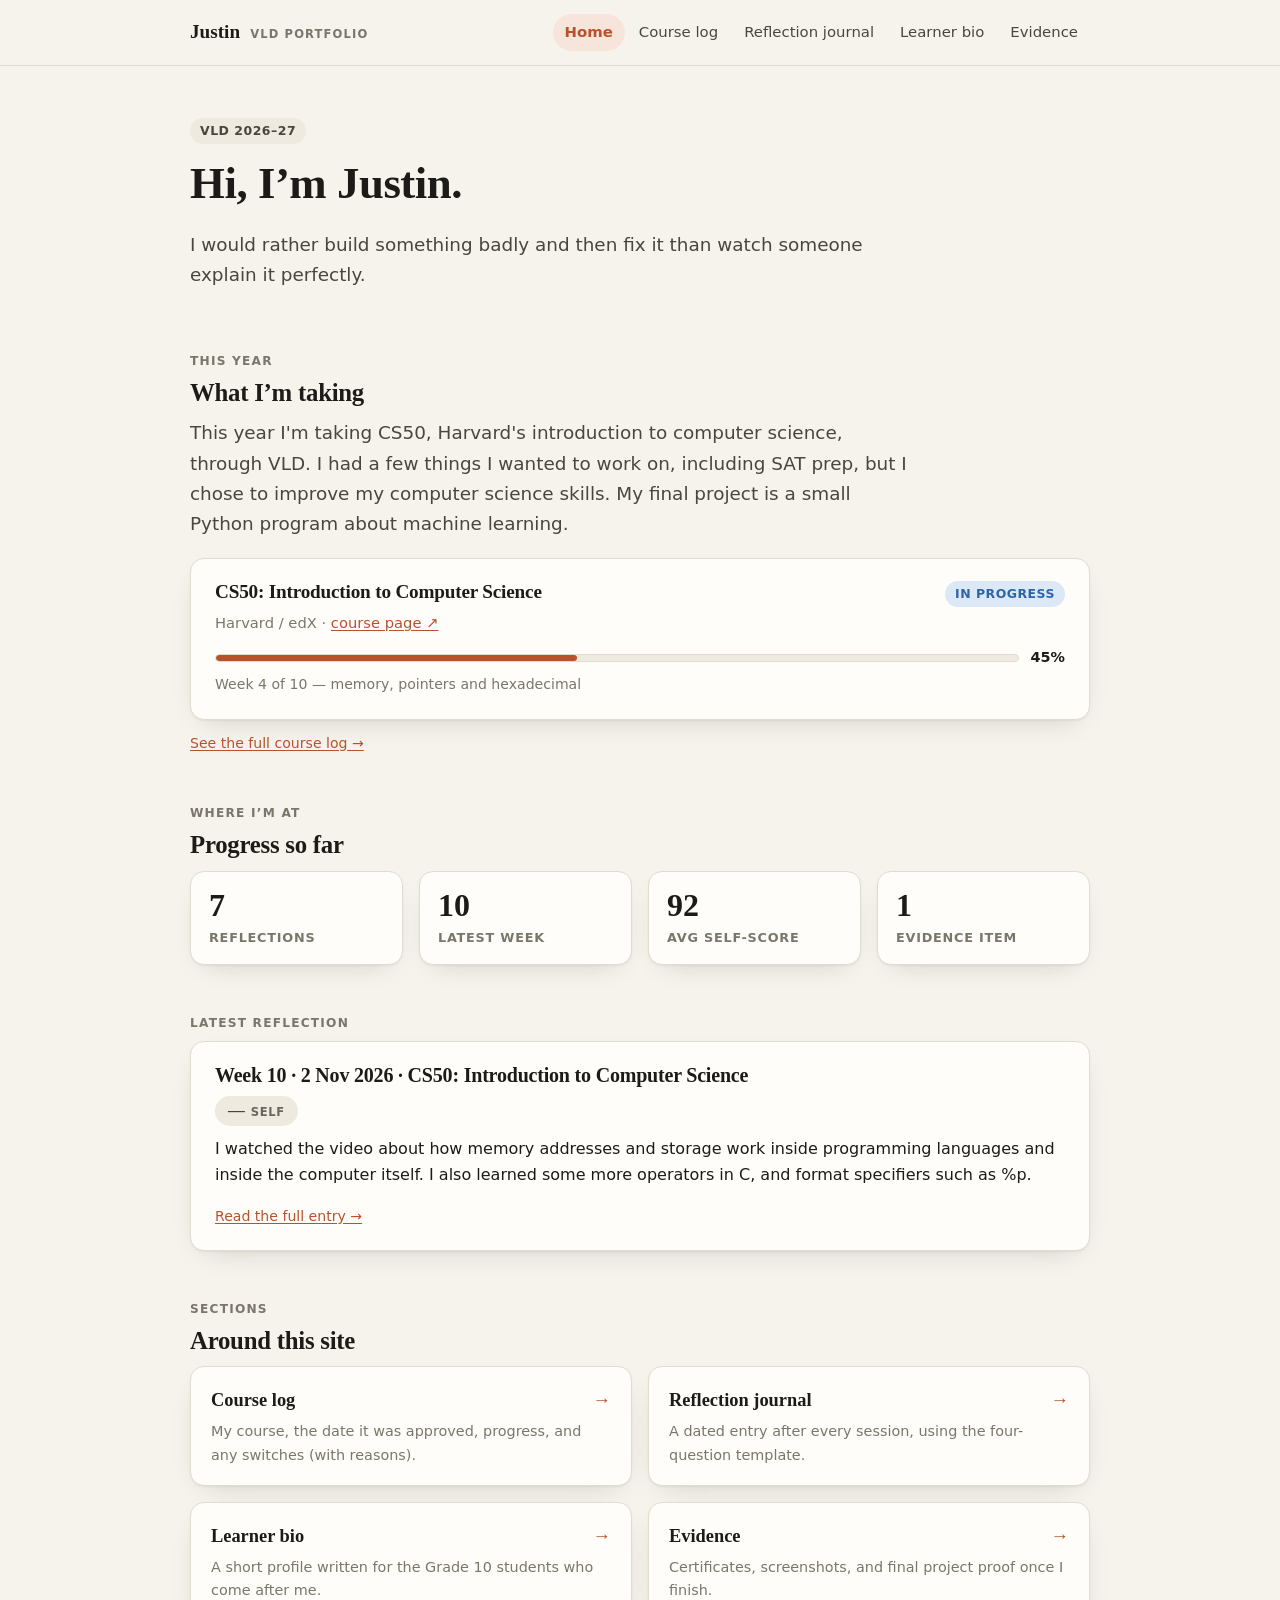
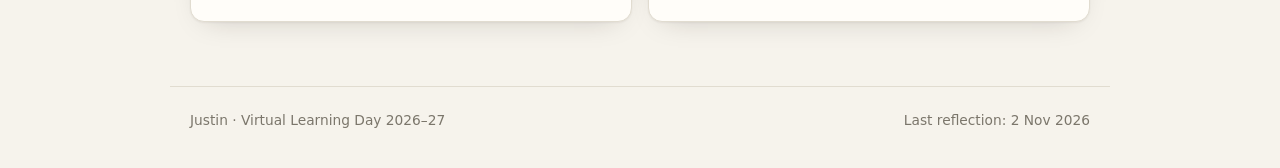
<file: index.html>
<!doctype html>
<html lang="en">
<head>
<meta charset="utf-8">
<meta name="viewport" content="width=device-width, initial-scale=1">
<title>Home · VLD Portfolio</title>
<meta name="description" content="Virtual Learning Day portfolio — Home">
<meta name="robots" content="noindex">
<link rel="icon" href="data:image/svg+xml,<svg xmlns='http://www.w3.org/2000/svg' viewBox='0 0 100 100'><rect width='100' height='100' rx='22' fill='%23b8522b'/><text x='50' y='68' font-size='52' font-family='Georgia,serif' font-weight='700' text-anchor='middle' fill='white'>V</text></svg>">
<link rel="stylesheet" href="style.css">
</head>
<body data-page="home">

<header class="site">
  <div class="wrap site-inner">
    <a class="brand" href="index.html"><b data-learner-name>VLD</b><small>VLD portfolio</small></a>
    <nav class="primary" aria-label="Sections">
    <a href="index.html" aria-current="page">Home</a>
    <a href="course-log.html">Course log</a>
    <a href="journal.html">Reflection journal</a>
    <a href="bio.html">Learner bio</a>
    <a href="evidence.html">Evidence</a>
    </nav>
  </div>
</header>

<main id="app" class="wrap">
  <noscript>
    <div class="card error-box">
      <h2>JavaScript is off</h2>
      <p>This site builds its pages from <code>data.js</code>, so it needs JavaScript enabled to show anything.</p>
    </div>
  </noscript>
</main>

<footer class="site-foot wrap">
  <span data-footer-left></span>
  <span data-footer-right></span>
</footer>

<script src="data.js"></script>
<script src="site.js"></script>
</body>
</html>
</file>
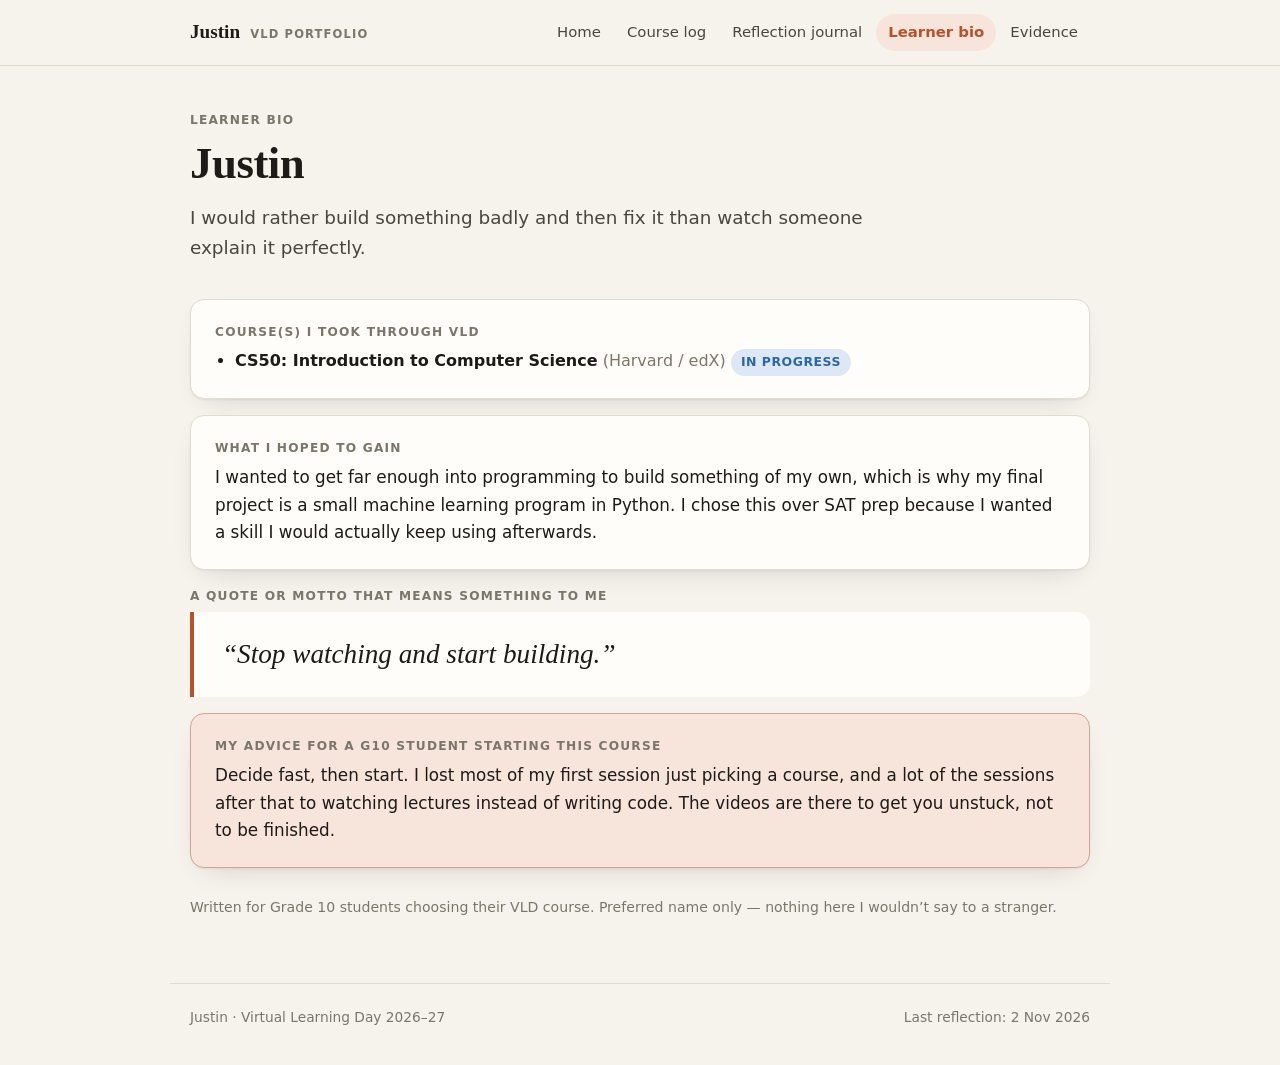
<file: bio.html>
<!doctype html>
<html lang="en">
<head>
<meta charset="utf-8">
<meta name="viewport" content="width=device-width, initial-scale=1">
<title>Learner bio · VLD Portfolio</title>
<meta name="description" content="Virtual Learning Day portfolio — Learner bio">
<meta name="robots" content="noindex">
<link rel="icon" href="data:image/svg+xml,<svg xmlns='http://www.w3.org/2000/svg' viewBox='0 0 100 100'><rect width='100' height='100' rx='22' fill='%23b8522b'/><text x='50' y='68' font-size='52' font-family='Georgia,serif' font-weight='700' text-anchor='middle' fill='white'>V</text></svg>">
<link rel="stylesheet" href="style.css">
</head>
<body data-page="bio">

<header class="site">
  <div class="wrap site-inner">
    <a class="brand" href="index.html"><b data-learner-name>VLD</b><small>VLD portfolio</small></a>
    <nav class="primary" aria-label="Sections">
    <a href="index.html">Home</a>
    <a href="course-log.html">Course log</a>
    <a href="journal.html">Reflection journal</a>
    <a href="bio.html" aria-current="page">Learner bio</a>
    <a href="evidence.html">Evidence</a>
    </nav>
  </div>
</header>

<main id="app" class="wrap">
  <noscript>
    <div class="card error-box">
      <h2>JavaScript is off</h2>
      <p>This site builds its pages from <code>data.js</code>, so it needs JavaScript enabled to show anything.</p>
    </div>
  </noscript>
</main>

<footer class="site-foot wrap">
  <span data-footer-left></span>
  <span data-footer-right></span>
</footer>

<script src="data.js"></script>
<script src="site.js"></script>
</body>
</html>
</file>
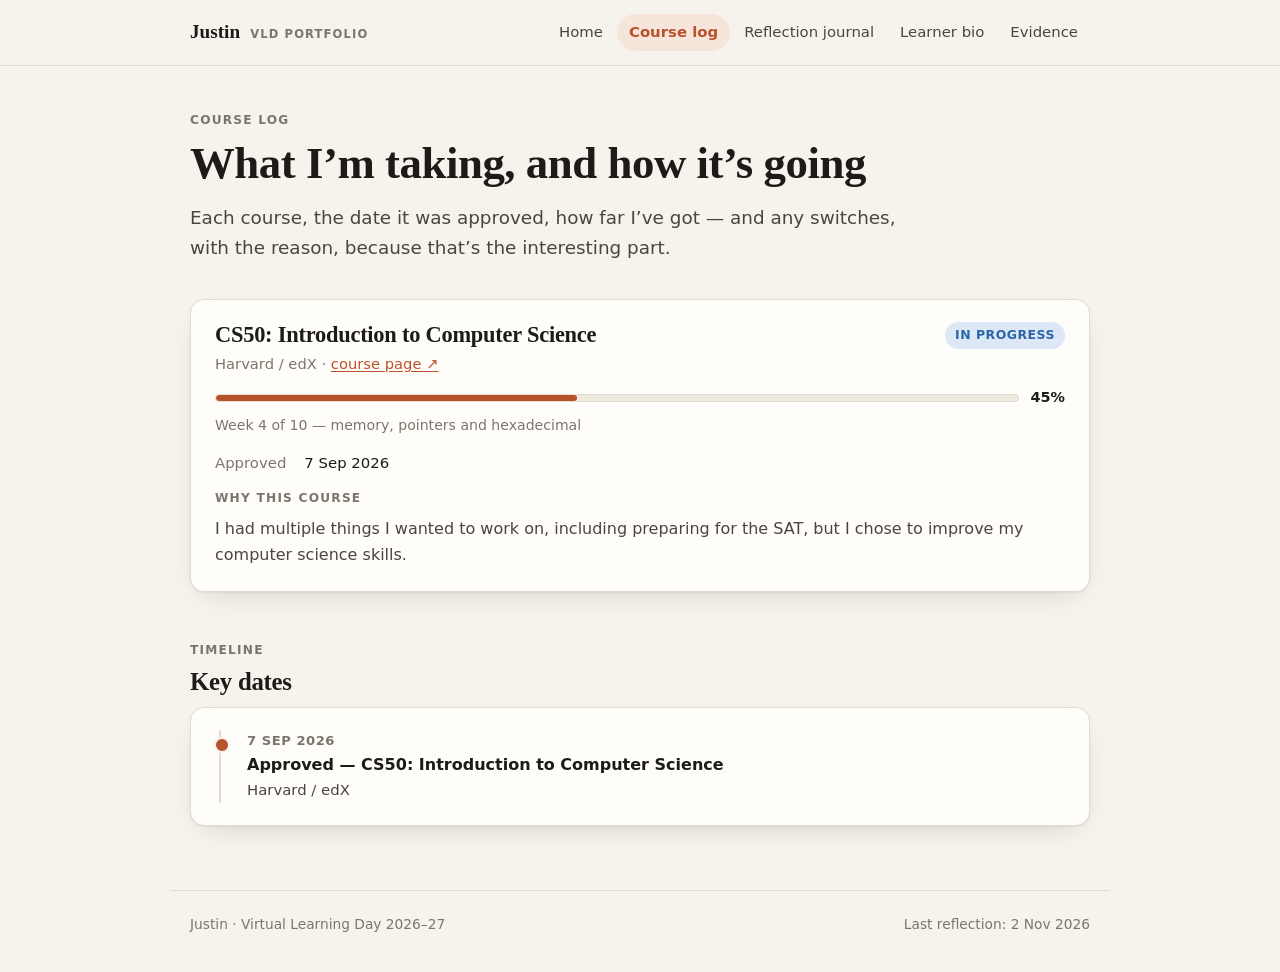
<file: course-log.html>
<!doctype html>
<html lang="en">
<head>
<meta charset="utf-8">
<meta name="viewport" content="width=device-width, initial-scale=1">
<title>Course log · VLD Portfolio</title>
<meta name="description" content="Virtual Learning Day portfolio — Course log">
<meta name="robots" content="noindex">
<link rel="icon" href="data:image/svg+xml,<svg xmlns='http://www.w3.org/2000/svg' viewBox='0 0 100 100'><rect width='100' height='100' rx='22' fill='%23b8522b'/><text x='50' y='68' font-size='52' font-family='Georgia,serif' font-weight='700' text-anchor='middle' fill='white'>V</text></svg>">
<link rel="stylesheet" href="style.css">
</head>
<body data-page="course-log">

<header class="site">
  <div class="wrap site-inner">
    <a class="brand" href="index.html"><b data-learner-name>VLD</b><small>VLD portfolio</small></a>
    <nav class="primary" aria-label="Sections">
    <a href="index.html">Home</a>
    <a href="course-log.html" aria-current="page">Course log</a>
    <a href="journal.html">Reflection journal</a>
    <a href="bio.html">Learner bio</a>
    <a href="evidence.html">Evidence</a>
    </nav>
  </div>
</header>

<main id="app" class="wrap">
  <noscript>
    <div class="card error-box">
      <h2>JavaScript is off</h2>
      <p>This site builds its pages from <code>data.js</code>, so it needs JavaScript enabled to show anything.</p>
    </div>
  </noscript>
</main>

<footer class="site-foot wrap">
  <span data-footer-left></span>
  <span data-footer-right></span>
</footer>

<script src="data.js"></script>
<script src="site.js"></script>
</body>
</html>
</file>
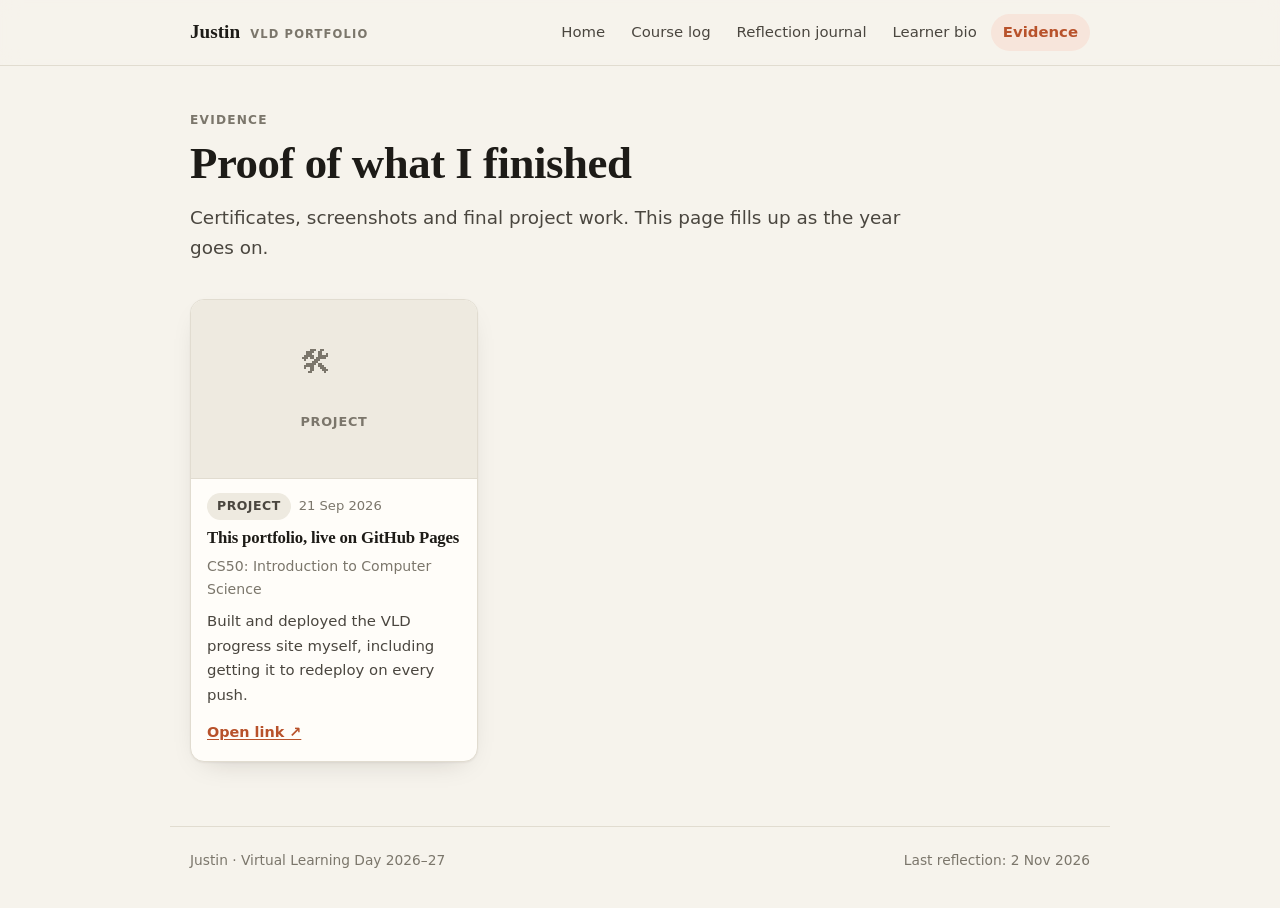
<file: evidence.html>
<!doctype html>
<html lang="en">
<head>
<meta charset="utf-8">
<meta name="viewport" content="width=device-width, initial-scale=1">
<title>Evidence · VLD Portfolio</title>
<meta name="description" content="Virtual Learning Day portfolio — Evidence">
<meta name="robots" content="noindex">
<link rel="icon" href="data:image/svg+xml,<svg xmlns='http://www.w3.org/2000/svg' viewBox='0 0 100 100'><rect width='100' height='100' rx='22' fill='%23b8522b'/><text x='50' y='68' font-size='52' font-family='Georgia,serif' font-weight='700' text-anchor='middle' fill='white'>V</text></svg>">
<link rel="stylesheet" href="style.css">
</head>
<body data-page="evidence">

<header class="site">
  <div class="wrap site-inner">
    <a class="brand" href="index.html"><b data-learner-name>VLD</b><small>VLD portfolio</small></a>
    <nav class="primary" aria-label="Sections">
    <a href="index.html">Home</a>
    <a href="course-log.html">Course log</a>
    <a href="journal.html">Reflection journal</a>
    <a href="bio.html">Learner bio</a>
    <a href="evidence.html" aria-current="page">Evidence</a>
    </nav>
  </div>
</header>

<main id="app" class="wrap">
  <noscript>
    <div class="card error-box">
      <h2>JavaScript is off</h2>
      <p>This site builds its pages from <code>data.js</code>, so it needs JavaScript enabled to show anything.</p>
    </div>
  </noscript>
</main>

<footer class="site-foot wrap">
  <span data-footer-left></span>
  <span data-footer-right></span>
</footer>

<script src="data.js"></script>
<script src="site.js"></script>
</body>
</html>
</file>
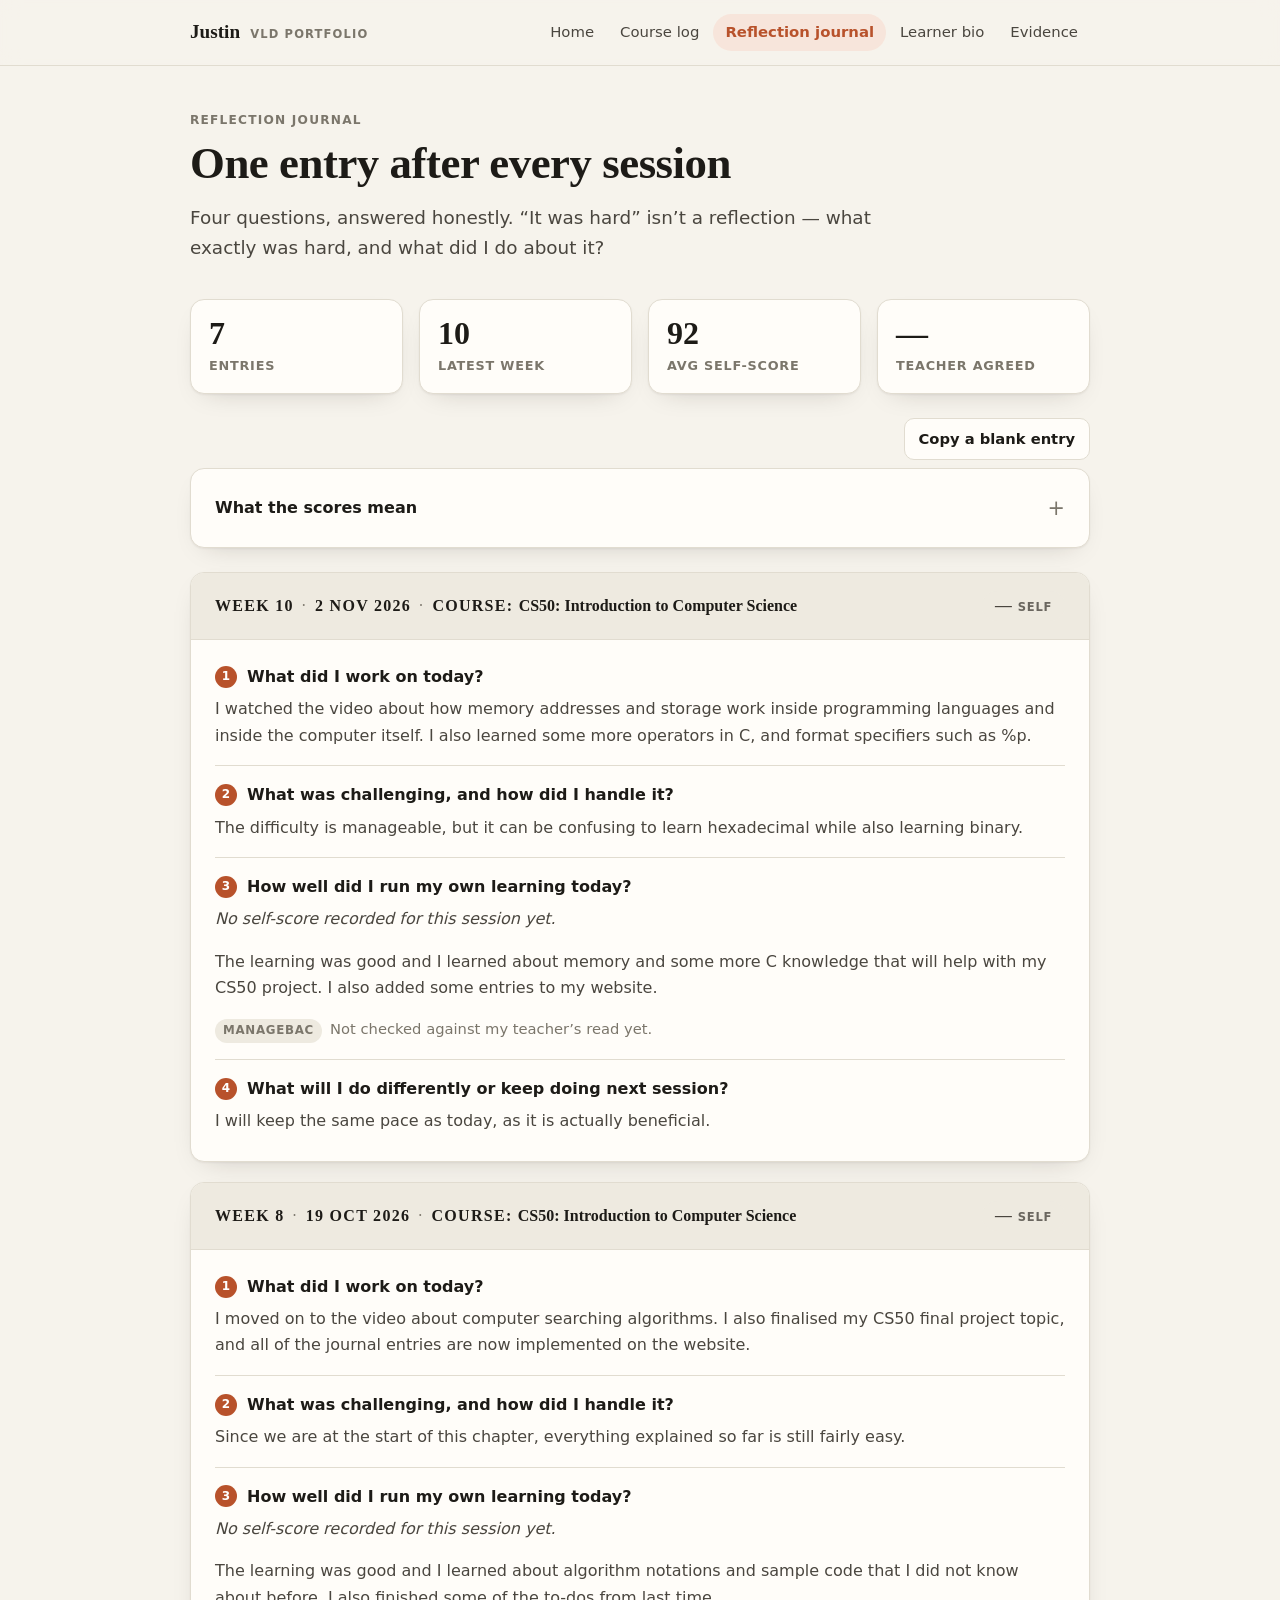
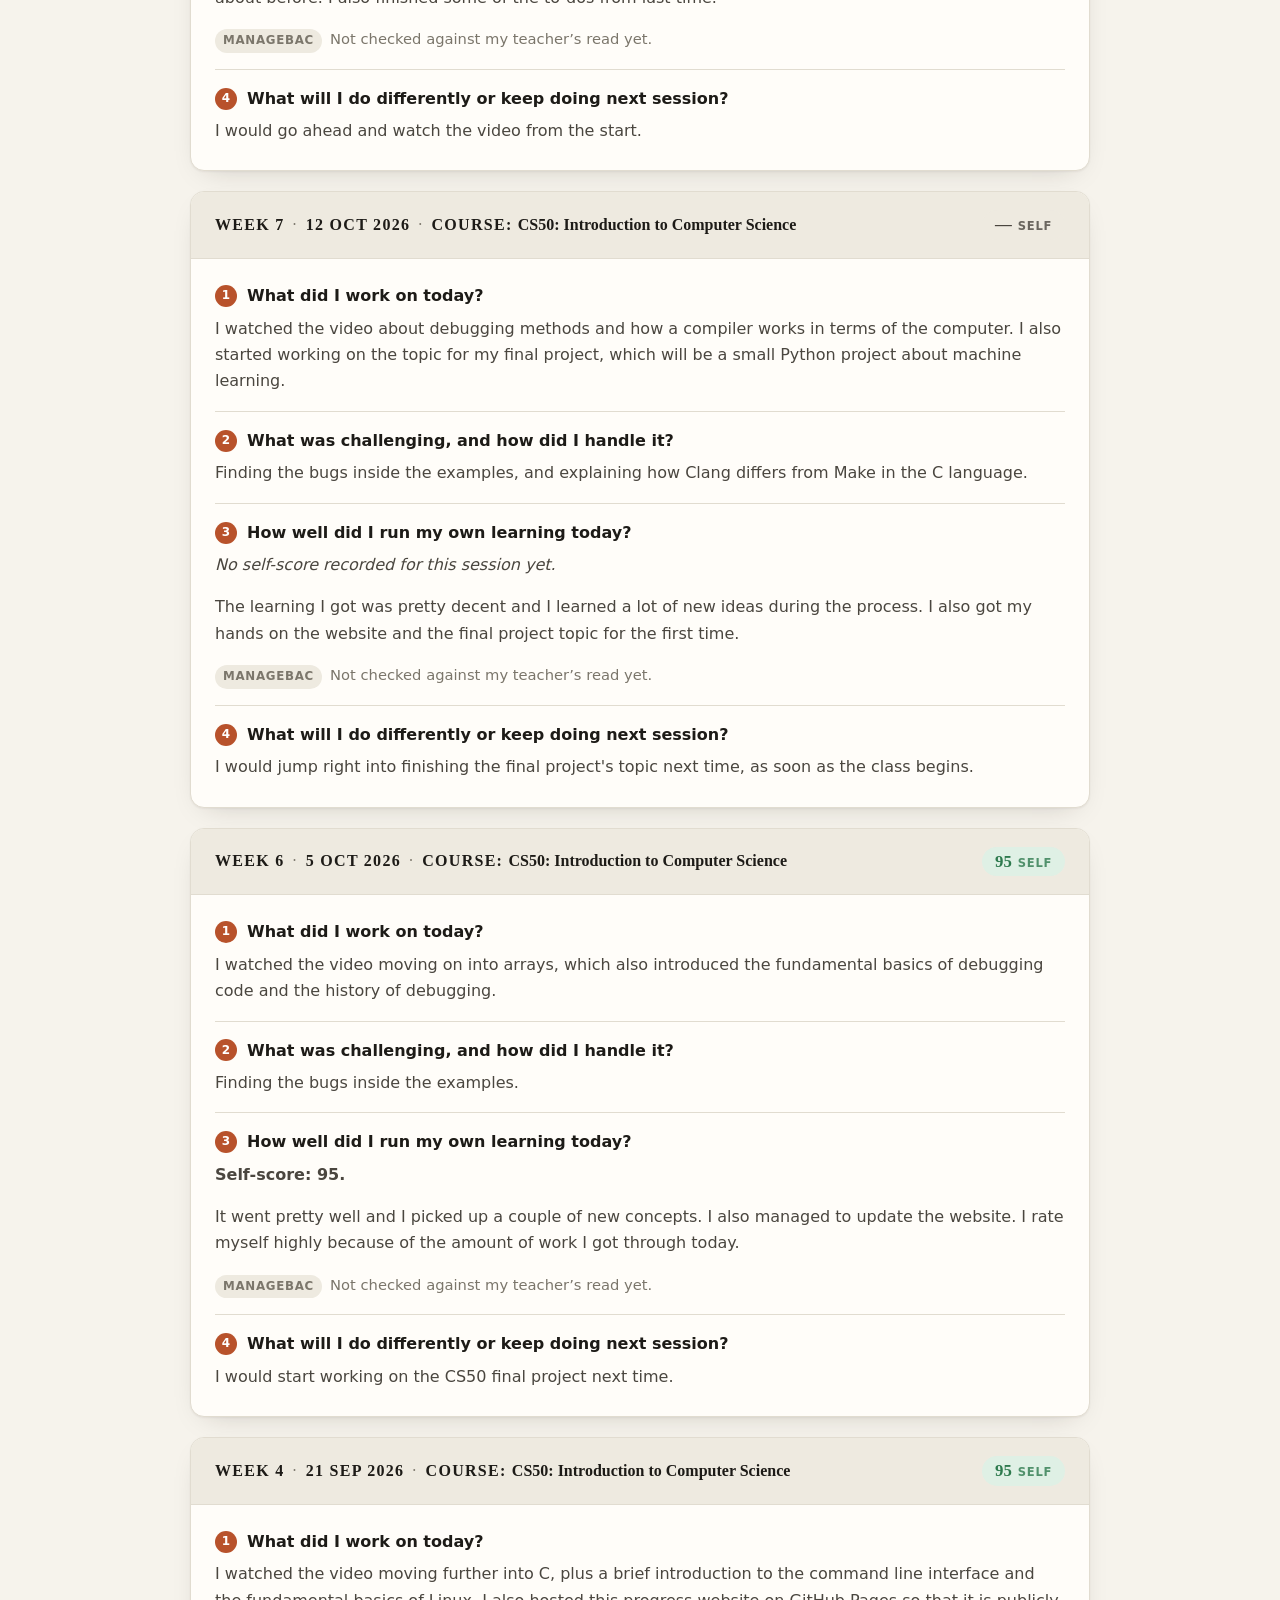
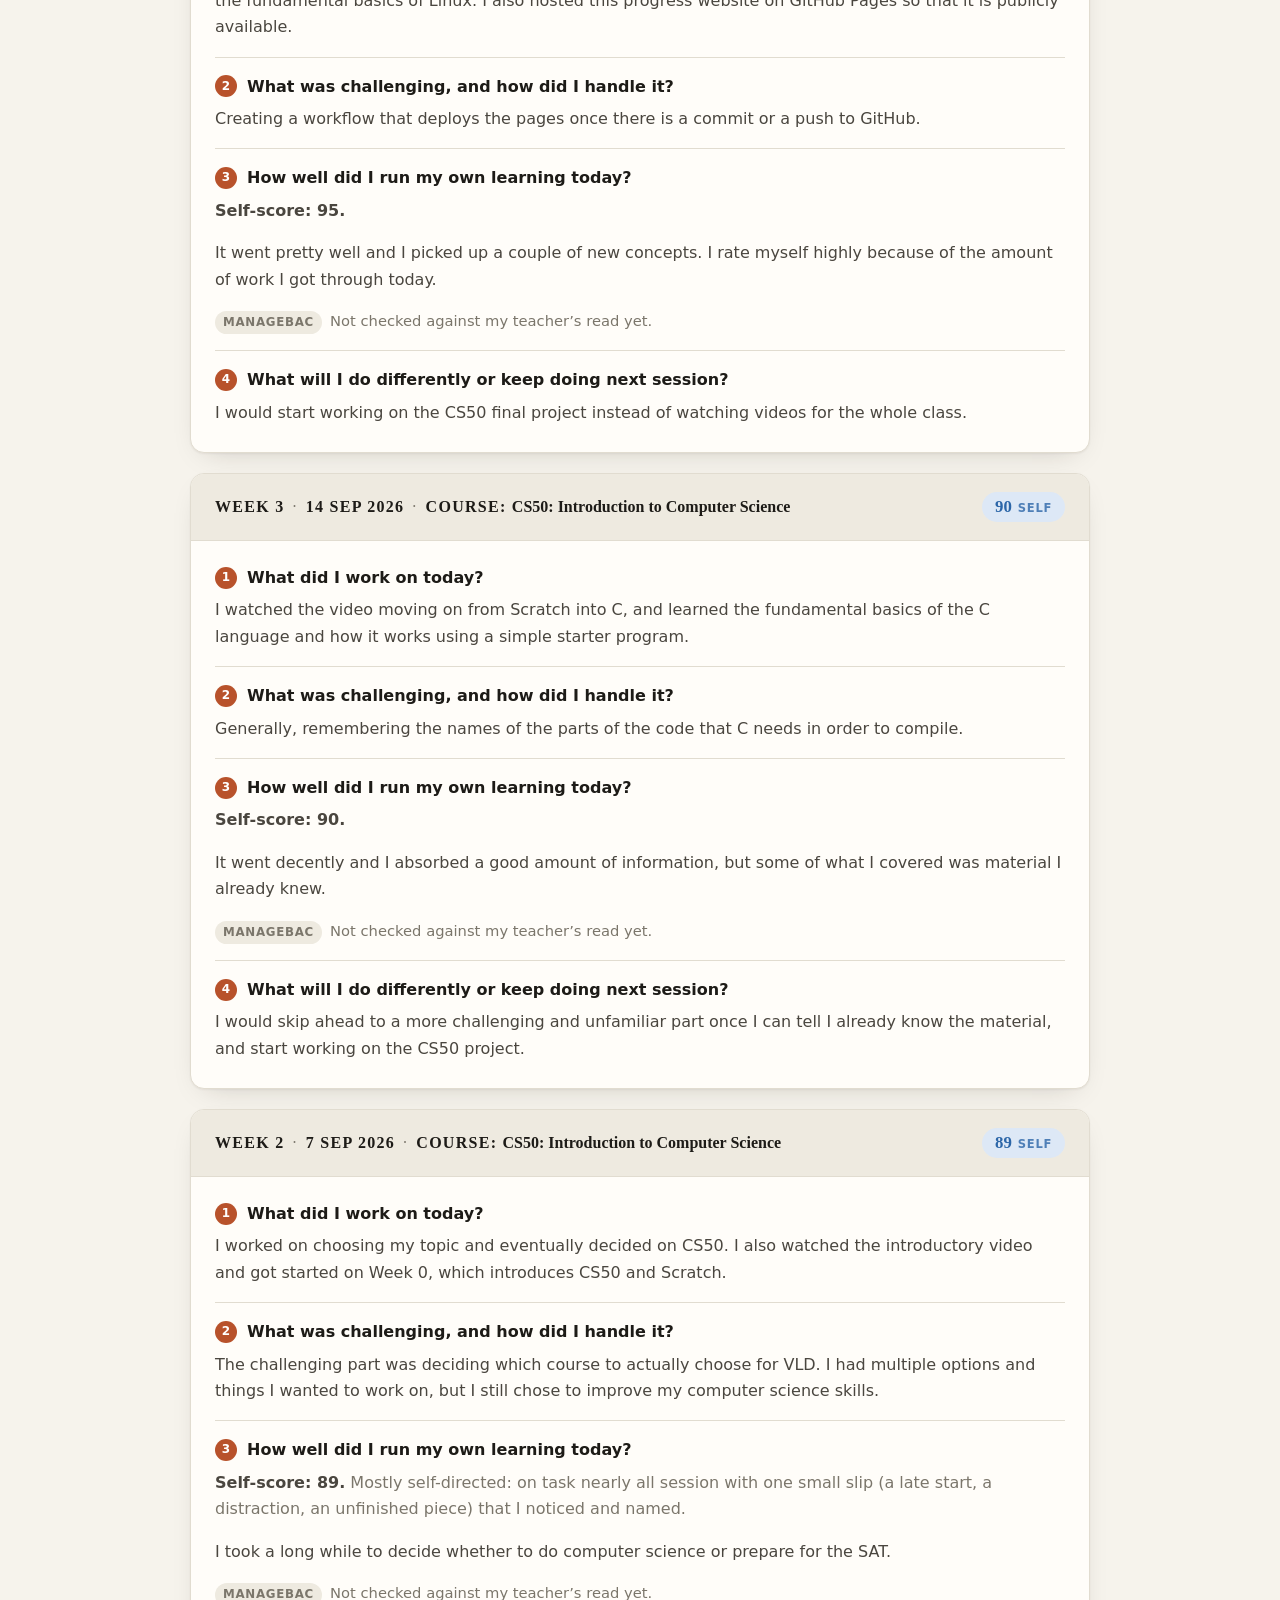
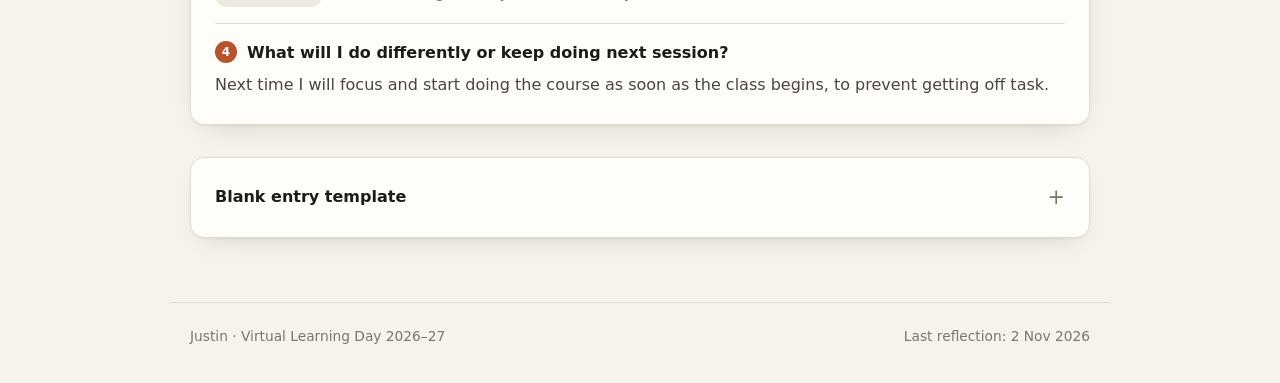
<file: journal.html>
<!doctype html>
<html lang="en">
<head>
<meta charset="utf-8">
<meta name="viewport" content="width=device-width, initial-scale=1">
<title>Reflection journal · VLD Portfolio</title>
<meta name="description" content="Virtual Learning Day portfolio — Reflection journal">
<meta name="robots" content="noindex">
<link rel="icon" href="data:image/svg+xml,<svg xmlns='http://www.w3.org/2000/svg' viewBox='0 0 100 100'><rect width='100' height='100' rx='22' fill='%23b8522b'/><text x='50' y='68' font-size='52' font-family='Georgia,serif' font-weight='700' text-anchor='middle' fill='white'>V</text></svg>">
<link rel="stylesheet" href="style.css">
</head>
<body data-page="journal">

<header class="site">
  <div class="wrap site-inner">
    <a class="brand" href="index.html"><b data-learner-name>VLD</b><small>VLD portfolio</small></a>
    <nav class="primary" aria-label="Sections">
    <a href="index.html">Home</a>
    <a href="course-log.html">Course log</a>
    <a href="journal.html" aria-current="page">Reflection journal</a>
    <a href="bio.html">Learner bio</a>
    <a href="evidence.html">Evidence</a>
    </nav>
  </div>
</header>

<main id="app" class="wrap">
  <noscript>
    <div class="card error-box">
      <h2>JavaScript is off</h2>
      <p>This site builds its pages from <code>data.js</code>, so it needs JavaScript enabled to show anything.</p>
    </div>
  </noscript>
</main>

<footer class="site-foot wrap">
  <span data-footer-left></span>
  <span data-footer-right></span>
</footer>

<script src="data.js"></script>
<script src="site.js"></script>
</body>
</html>
</file>
<file: style.css>
/* =====================================================================
   VLD portfolio — stylesheet
   You shouldn't need to touch this. Colours live in the :root block
   if you want to change the accent.
   ===================================================================== */

:root {
  --bg: #f6f3ec;
  --surface: #fffdf9;
  --surface-2: #eeeae0;
  --ink: #1d1b17;
  --ink-2: #4a463f;
  --muted: #7b766b;
  --line: #e1dcd0;
  --accent: #b8522b;
  --accent-ink: #ffffff;
  --accent-soft: #f7e5db;

  --s100: #2e7a4e;  --s100-soft: #dff0e5;
  --s89:  #2c66a8;  --s89-soft:  #dde8f6;
  --s79:  #b27a12;  --s79-soft:  #f8ebcc;
  --s69:  #b03f2d;  --s69-soft:  #f7dcd6;

  --radius: 14px;
  --shadow: 0 1px 2px rgba(30, 25, 15, .05), 0 10px 28px -16px rgba(30, 25, 15, .25);

  --font-display: "Iowan Old Style", "Palatino Linotype", Palatino, "Book Antiqua", Georgia, "Times New Roman", serif;
  --font-body: ui-sans-serif, system-ui, -apple-system, "Segoe UI", Roboto, "Helvetica Neue", Arial, sans-serif;
  --font-mono: ui-monospace, SFMono-Regular, Menlo, Consolas, "Liberation Mono", monospace;
}

@media (prefers-color-scheme: dark) {
  :root {
    --bg: #151412;
    --surface: #1e1d1a;
    --surface-2: #2a2824;
    --ink: #ece8df;
    --ink-2: #c8c2b5;
    --muted: #958f83;
    --line: #34322c;
    --accent: #e3805a;
    --accent-ink: #1a1410;
    --accent-soft: #3b271d;

    --s100: #63c08a;  --s100-soft: #1e3427;
    --s89:  #74a8ea;  --s89-soft:  #1e2c3f;
    --s79:  #e2b24d;  --s79-soft:  #3a2f15;
    --s69:  #e77a63;  --s69-soft:  #3e221c;

    --shadow: 0 1px 2px rgba(0, 0, 0, .45), 0 10px 28px -16px rgba(0, 0, 0, .7);
  }
}

/* ---------- base ---------------------------------------------------- */

* { box-sizing: border-box; }
html { color-scheme: light dark; scroll-behavior: smooth; }
body {
  margin: 0;
  background: var(--bg);
  color: var(--ink);
  font: 16px/1.65 var(--font-body);
  -webkit-font-smoothing: antialiased;
  display: flex;
  flex-direction: column;
  min-height: 100vh;
}
a { color: var(--accent); text-underline-offset: 2px; }
a:hover { text-decoration-thickness: 2px; }
p { margin: 0 0 1em; }
p:last-child { margin-bottom: 0; }
img { max-width: 100%; height: auto; display: block; }
code, pre { font-family: var(--font-mono); font-size: .88em; }
pre {
  background: var(--surface-2);
  border: 1px solid var(--line);
  border-radius: 10px;
  padding: 14px 16px;
  overflow-x: auto;
  line-height: 1.5;
  margin: 0;
}
hr { border: 0; border-top: 1px solid var(--line); margin: 32px 0; }

h1, h2, h3, h4 {
  font-family: var(--font-display);
  font-weight: 600;
  line-height: 1.15;
  letter-spacing: -.01em;
  margin: 0 0 .45em;
  color: var(--ink);
}
h1 { font-size: clamp(2rem, 5vw, 2.8rem); }
h2 { font-size: 1.55rem; }
h3 { font-size: 1.2rem; }

.wrap { width: 100%; max-width: 940px; margin: 0 auto; padding: 0 20px; }
.muted { color: var(--muted); }
.small { font-size: .88rem; }
.lede { font-size: 1.15rem; color: var(--ink-2); max-width: 62ch; }
.kicker {
  font-size: .76rem;
  font-weight: 700;
  letter-spacing: .1em;
  text-transform: uppercase;
  color: var(--muted);
  margin: 0 0 8px;
}

/* ---------- header / nav -------------------------------------------- */

header.site {
  position: sticky;
  top: 0;
  z-index: 20;
  border-bottom: 1px solid var(--line);
  background: color-mix(in srgb, var(--bg) 86%, transparent);
  backdrop-filter: blur(10px);
  -webkit-backdrop-filter: blur(10px);
}
.site-inner {
  display: flex;
  align-items: center;
  justify-content: space-between;
  gap: 16px;
  padding: 14px 20px;
  flex-wrap: wrap;
}
.brand {
  display: inline-flex;
  align-items: baseline;
  gap: 10px;
  text-decoration: none;
  color: var(--ink);
  white-space: nowrap;
}
.brand b { font-family: var(--font-display); font-size: 1.2rem; font-weight: 600; }
.brand small {
  font-size: .72rem;
  font-weight: 600;
  letter-spacing: .1em;
  text-transform: uppercase;
  color: var(--muted);
}
nav.primary { display: flex; gap: 2px; flex-wrap: wrap; }
nav.primary a {
  text-decoration: none;
  color: var(--ink-2);
  padding: 6px 12px;
  border-radius: 999px;
  font-size: .93rem;
  font-weight: 500;
  white-space: nowrap;
}
nav.primary a:hover { background: var(--surface-2); }
nav.primary a[aria-current="page"] { background: var(--accent-soft); color: var(--accent); font-weight: 600; }

.sample-strip {
  background: var(--s79-soft);
  color: var(--s79);
  border-bottom: 1px solid color-mix(in srgb, var(--s79) 30%, transparent);
  font-size: .86rem;
  padding: 7px 20px;
  text-align: center;
}
.sample-strip code { font-size: .86em; }

/* ---------- main ---------------------------------------------------- */

main#app { flex: 1; padding: 44px 20px 64px; }
main#app > section + section { margin-top: 48px; }
.page-head { margin-bottom: 36px; }
.page-head h1 { margin-bottom: .3em; }

footer.site-foot {
  border-top: 1px solid var(--line);
  padding: 22px 20px 36px;
  color: var(--muted);
  font-size: .86rem;
  display: flex;
  justify-content: space-between;
  gap: 12px;
  flex-wrap: wrap;
}

/* ---------- components ---------------------------------------------- */

.card {
  background: var(--surface);
  border: 1px solid var(--line);
  border-radius: var(--radius);
  padding: 22px 24px;
  box-shadow: var(--shadow);
}
.course + .course { margin-top: 16px; }
.card h2, .card h3 { margin-top: 0; }
.card.soft { background: var(--surface-2); box-shadow: none; }
.card.accent { border-color: color-mix(in srgb, var(--accent) 40%, var(--line)); background: var(--accent-soft); }

.grid { display: grid; gap: 16px; }
.grid.two { grid-template-columns: repeat(2, minmax(0, 1fr)); }
.grid.three { grid-template-columns: repeat(3, minmax(0, 1fr)); }
.grid.four { grid-template-columns: repeat(4, minmax(0, 1fr)); }
@media (max-width: 720px) {
  .grid.two, .grid.three, .grid.four { grid-template-columns: repeat(2, minmax(0, 1fr)); }
}
@media (max-width: 460px) {
  .grid.two, .grid.three, .grid.four { grid-template-columns: 1fr; }
}

.pill {
  display: inline-flex;
  align-items: center;
  gap: 6px;
  padding: 3px 10px;
  border-radius: 999px;
  font-size: .78rem;
  font-weight: 700;
  letter-spacing: .04em;
  text-transform: uppercase;
  background: var(--surface-2);
  color: var(--ink-2);
  white-space: nowrap;
}
.pill.active    { background: var(--s89-soft);  color: var(--s89); }
.pill.completed { background: var(--s100-soft); color: var(--s100); }
.pill.switched  { background: var(--s79-soft);  color: var(--s79); }

.score {
  display: inline-flex;
  align-items: baseline;
  gap: 6px;
  padding: 4px 13px;
  border-radius: 999px;
  font-family: var(--font-display);
  font-weight: 700;
  font-size: 1.05rem;
  line-height: 1.3;
  background: var(--surface-2);
  color: var(--ink-2);
}
.score small { font-family: var(--font-body); font-size: .72rem; font-weight: 600; letter-spacing: .06em; text-transform: uppercase; opacity: .8; }
.score[data-score="100"] { background: var(--s100-soft); color: var(--s100); }
.score[data-score="89"]  { background: var(--s89-soft);  color: var(--s89); }
.score[data-score="79"]  { background: var(--s79-soft);  color: var(--s79); }
.score[data-score="69"]  { background: var(--s69-soft);  color: var(--s69); }

.bar {
  height: 8px;
  background: var(--surface-2);
  border: 1px solid var(--line);
  border-radius: 999px;
  overflow: hidden;
}
.bar > span { display: block; height: 100%; background: var(--accent); border-radius: 999px; transition: width .4s ease; }
.bar-row { display: flex; align-items: center; gap: 12px; margin: 10px 0 4px; }
.bar-row .bar { flex: 1; }
.bar-row .pct { font-variant-numeric: tabular-nums; font-weight: 600; font-size: .9rem; min-width: 3ch; text-align: right; }

.stat { padding: 16px 18px; }
.stat .n { font-family: var(--font-display); font-size: 2rem; font-weight: 600; line-height: 1.1; color: var(--ink); font-variant-numeric: tabular-nums; }
.stat .l { font-size: .8rem; color: var(--muted); font-weight: 600; letter-spacing: .06em; text-transform: uppercase; margin-top: 4px; }

.btn {
  display: inline-flex;
  align-items: center;
  gap: 8px;
  padding: 8px 14px;
  border-radius: 10px;
  border: 1px solid var(--line);
  background: var(--surface);
  color: var(--ink);
  font: inherit;
  font-size: .92rem;
  font-weight: 600;
  text-decoration: none;
  cursor: pointer;
}
.btn:hover { background: var(--surface-2); }
.btn.primary { background: var(--accent); color: var(--accent-ink); border-color: var(--accent); }
.btn.primary:hover { filter: brightness(1.08); }

.empty {
  text-align: center;
  padding: 44px 24px;
  border: 1px dashed var(--line);
  border-radius: var(--radius);
  color: var(--muted);
}
.empty h3 { color: var(--ink-2); }

.error-box { border-color: var(--s69); background: var(--s69-soft); color: var(--s69); }
.error-box code { background: rgba(0,0,0,.06); padding: 1px 5px; border-radius: 4px; }

details.card > summary { cursor: pointer; font-weight: 600; list-style: none; display: flex; align-items: center; justify-content: space-between; gap: 12px; }
details.card > summary::-webkit-details-marker { display: none; }
details.card > summary::after { content: "+"; font-size: 1.3rem; color: var(--muted); font-weight: 400; }
details.card[open] > summary::after { content: "–"; }
details.card[open] > summary { margin-bottom: 14px; }

/* ---------- home ---------------------------------------------------- */

.hero { padding: 8px 0 12px; }
.hero .meta { display: flex; gap: 10px; flex-wrap: wrap; align-items: center; margin-bottom: 14px; }
.hero h1 { max-width: 20ch; }
.hero .lede { margin-top: 8px; }

.section-links { list-style: none; padding: 0; margin: 0; }
.section-links a {
  display: block;
  padding: 18px 20px;
  text-decoration: none;
  color: var(--ink);
  height: 100%;
}
.section-links a:hover { border-color: var(--accent); }
.section-links .card { padding: 0; }
.section-links .t { font-family: var(--font-display); font-weight: 600; font-size: 1.15rem; display: flex; align-items: center; justify-content: space-between; }
.section-links .t::after { content: "→"; color: var(--accent); }
.section-links .d { color: var(--muted); font-size: .9rem; margin-top: 4px; }

/* ---------- course log ---------------------------------------------- */

.course { position: relative; }
.course-head { display: flex; justify-content: space-between; gap: 16px; align-items: flex-start; flex-wrap: wrap; }
.course-head h2 { margin-bottom: 4px; font-size: 1.4rem; }
.course .provider { color: var(--muted); font-size: .92rem; }
.course .why { margin-top: 12px; color: var(--ink-2); }
.course dl { display: grid; grid-template-columns: max-content 1fr; gap: 6px 18px; margin: 14px 0 0; font-size: .93rem; }
.course dt { color: var(--muted); font-weight: 500; }
.course dd { margin: 0; }
.switch-note {
  margin-top: 16px;
  padding: 14px 16px;
  border-radius: 10px;
  background: var(--s79-soft);
  border-left: 4px solid var(--s79);
}
.switch-note .k { font-weight: 700; color: var(--s79); font-size: .82rem; letter-spacing: .06em; text-transform: uppercase; }
.switch-note p { margin-top: 6px; }
.switch-arrow { text-align: center; color: var(--muted); font-size: 1.4rem; line-height: 1; margin: 6px 0; }

.timeline { list-style: none; padding: 0 0 0 4px; margin: 0; }
.timeline li { position: relative; padding: 0 0 20px 26px; border-left: 2px solid var(--line); }
.timeline li:last-child { padding-bottom: 0; }
.timeline li::before {
  content: "";
  position: absolute;
  left: -7px;
  top: 7px;
  width: 12px;
  height: 12px;
  border-radius: 50%;
  background: var(--accent);
  border: 2px solid var(--bg);
}
.timeline li.switch::before { background: var(--s79); }
.timeline li.completed::before { background: var(--s100); }
.timeline .d { font-size: .82rem; color: var(--muted); font-weight: 600; letter-spacing: .04em; text-transform: uppercase; }
.timeline .t { font-weight: 600; }
.timeline .x { color: var(--ink-2); font-size: .93rem; }

/* ---------- journal ------------------------------------------------- */

.toolbar { display: flex; gap: 10px; align-items: center; flex-wrap: wrap; margin: 24px 0 8px; }
.toolbar label { font-size: .9rem; color: var(--muted); }
.toolbar select {
  font: inherit;
  font-size: .92rem;
  padding: 6px 10px;
  border-radius: 8px;
  border: 1px solid var(--line);
  background: var(--surface);
  color: var(--ink);
}
.toolbar .spacer { flex: 1; }

.rubric-key { display: grid; gap: 10px; }
.rubric-key .r { display: grid; grid-template-columns: 76px 1fr; gap: 12px; align-items: start; font-size: .93rem; color: var(--ink-2); }

.entry { padding: 0; overflow: hidden; }
.entry-head {
  padding: 18px 24px;
  border-bottom: 1px solid var(--line);
  background: var(--surface-2);
  display: flex;
  justify-content: space-between;
  align-items: center;
  gap: 14px;
  flex-wrap: wrap;
}
.entry-head .title {
  font-family: var(--font-display);
  font-weight: 700;
  font-size: 1rem;
  letter-spacing: .08em;
  text-transform: uppercase;
}
.entry-head .title .sep { color: var(--muted); margin: 0 .5em; font-weight: 400; }
.entry-head .title .name { text-transform: none; letter-spacing: 0; }
.entry-body { padding: 8px 24px 22px; }
.q { padding: 16px 0; border-bottom: 1px solid var(--line); }
.q:last-child { border-bottom: 0; padding-bottom: 4px; }
.q-label {
  display: flex;
  align-items: baseline;
  gap: 10px;
  font-weight: 600;
  margin-bottom: 6px;
  color: var(--ink);
}
.q-num {
  display: inline-grid;
  place-items: center;
  width: 22px;
  height: 22px;
  border-radius: 50%;
  background: var(--accent);
  color: var(--accent-ink);
  font-size: .75rem;
  font-weight: 700;
  flex: none;
  transform: translateY(-2px);
}
.q p { color: var(--ink-2); }
.score-row { display: flex; align-items: center; gap: 12px; flex-wrap: wrap; margin: 6px 0 10px; }
.teacher-line { font-size: .92rem; margin-top: 8px; display: flex; gap: 8px; align-items: baseline; flex-wrap: wrap; }
.teacher-line .tag { font-size: .74rem; font-weight: 700; letter-spacing: .06em; text-transform: uppercase; padding: 2px 8px; border-radius: 999px; }
.teacher-line .tag.agree { background: var(--s100-soft); color: var(--s100); }
.teacher-line .tag.differ { background: var(--s79-soft); color: var(--s79); }
.teacher-line .tag.pending { background: var(--surface-2); color: var(--muted); }

.entries > .entry + .entry { margin-top: 20px; }

/* ---------- bio ----------------------------------------------------- */

.bio-grid { display: grid; grid-template-columns: 1fr; gap: 16px; }
.bio-item .kicker { margin-bottom: 6px; }
.bio-item .v { font-size: 1.05rem; color: var(--ink); }
.bio-item ul { margin: 0; padding-left: 20px; }
.bio-item li + li { margin-top: 6px; }
blockquote.motto {
  margin: 0;
  padding: 24px 28px;
  font-family: var(--font-display);
  font-size: clamp(1.3rem, 3vw, 1.7rem);
  font-style: italic;
  line-height: 1.35;
  border-left: 4px solid var(--accent);
  background: var(--surface);
  border-radius: 0 var(--radius) var(--radius) 0;
}
blockquote.motto footer { font-family: var(--font-body); font-style: normal; font-size: .9rem; color: var(--muted); margin-top: 10px; }
blockquote.motto footer::before { content: "— "; }

/* ---------- evidence ------------------------------------------------ */

.evidence-grid { display: grid; grid-template-columns: repeat(auto-fill, minmax(260px, 1fr)); gap: 18px; }
.ev { padding: 0; overflow: hidden; display: flex; flex-direction: column; }
.ev .thumb {
  display: block;
  aspect-ratio: 16 / 10;
  background: var(--surface-2);
  border-bottom: 1px solid var(--line);
  overflow: hidden;
}
.ev .thumb img { width: 100%; height: 100%; object-fit: cover; }
.ev .thumb.placeholder { display: grid; place-items: center; color: var(--muted); font-size: 2rem; text-decoration: none; }
.ev .thumb.placeholder span { font-size: .8rem; font-weight: 600; letter-spacing: .06em; text-transform: uppercase; margin-top: 6px; }
.ev .body { padding: 14px 16px 16px; display: flex; flex-direction: column; gap: 8px; flex: 1; }
.ev .body h3 { font-size: 1.05rem; margin: 0; }
.ev .meta { display: flex; gap: 8px; align-items: center; flex-wrap: wrap; font-size: .82rem; color: var(--muted); }
.ev .cap { color: var(--ink-2); font-size: .93rem; }
.ev .open { margin-top: auto; padding-top: 6px; font-size: .9rem; font-weight: 600; }
.ev .missing { color: var(--s69); font-size: .82rem; }

/* ---------- print --------------------------------------------------- */

@media print {
  header.site, footer.site-foot, .sample-strip, .toolbar, .no-print { display: none !important; }
  body { background: #fff; color: #000; }
  .card { box-shadow: none; break-inside: avoid; }
  main#app { padding: 0; }
  details { open: true; }
  details > summary { display: none; }
}
</file>
